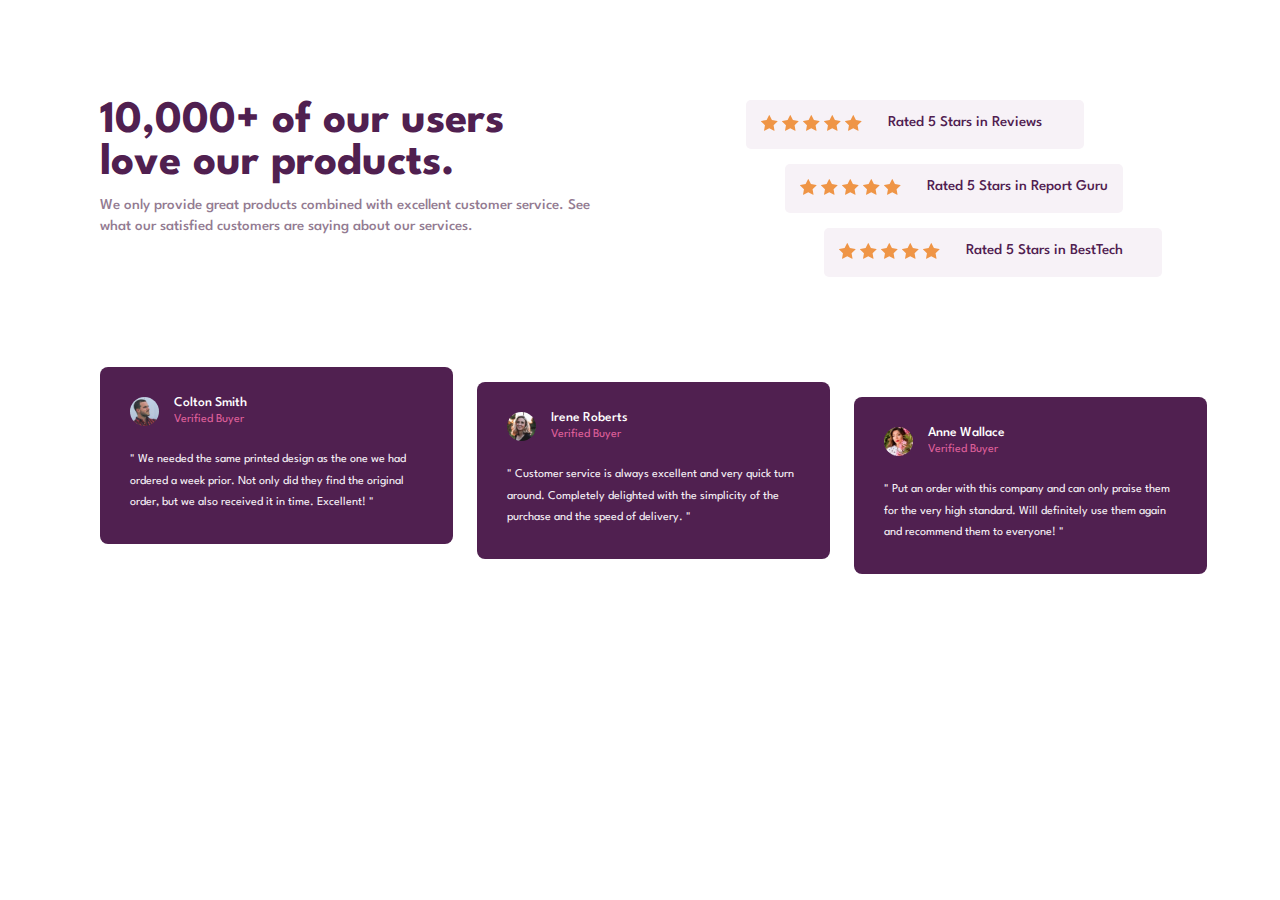
<file: index.html>
<!DOCTYPE html>
<html lang="en">
  <head>
    <meta charset="UTF-8" />
    <meta name="viewport" content="width=device-width, initial-scale=1.0" />

    <link
      rel="icon"
      type="image/png"
      sizes="32x32"
      href="./images/favicon-32x32.png"
    />
    <link rel="stylesheet" type="text/css" href="./styles.css" />
    <link rel="preconnect" href="https://fonts.gstatic.com">
    <link href="https://fonts.googleapis.com/css2?family=Spartan:wght@400;500;700&display=swap" rel="stylesheet">
    <title>Luis Polanco | Social proof section</title>

  </head>
  <body>

    <div id="main">
      
      <div id="presentation">
        <h1>10,000+ of our users love our products.</h1>
        <p>We only provide great products combined with excellent customer service.
        See what our satisfied customers are saying about our services.</p>
      </div>
  
      <div id="rating">
        <div>
          <div class="stars">
            <img src="./images/icon-star.svg" />
            <img src="./images/icon-star.svg" />
            <img src="./images/icon-star.svg" />
            <img src="./images/icon-star.svg" />
            <img src="./images/icon-star.svg" />
          </div>
          <div class="paragraph">
            Rated 5 Stars in Reviews
          </div>
        </div>
        <div id="report">
          <div class="stars">
            <img src="./images/icon-star.svg" />
            <img src="./images/icon-star.svg" />
            <img src="./images/icon-star.svg" />
            <img src="./images/icon-star.svg" />
            <img src="./images/icon-star.svg" />
          </div>
          <div class="paragraph">
            Rated 5 Stars in Report Guru
          </div>
        </div>
        <div id="best">
          <div class="stars">
            <img src="./images/icon-star.svg" />
            <img src="./images/icon-star.svg" />
            <img src="./images/icon-star.svg" />
            <img src="./images/icon-star.svg" />
            <img src="./images/icon-star.svg" />
          </div>
          <div class="paragraph">
            Rated 5 Stars in BestTech
          </div>
        </div>
      </div>

    </div>


    <div id="reviews-container">
      
      <div class="reviews" id="colton">
        <div class="description">
          <img src="./images/image-colton.jpg" />
          <p class="name">
            Colton Smith 
          </p>
          <p class="verified">
            Verified Buyer
          </p>
        </div>
        <div class="opinion">
          " We needed the same printed design as the one we had ordered a week prior.
          Not only did they find the original order, but we also received it in time.
          Excellent! "
        </div>
      </div>
      
      <div class="reviews" id="irene">
        <div class="description">
          <img src="./images/image-irene.jpg" />
          <p class="name">
            Irene Roberts  
          </p>
          <p class="verified">
            Verified Buyer
          </p>
        </div>
        <div class="opinion">
          " Customer service is always excellent and very quick turn around. Completely
          delighted with the simplicity of the purchase and the speed of delivery. "
        </div>
      </div>
      
  
      <div class="reviews" id="anne">
        <div class="description">
          <img src="./images/image-anne.jpg" />
          <p class="name">
            Anne Wallace 
          </p>
          <p class="verified">
            Verified Buyer
          </p>
        </div>
        <div class="opinion">
          " Put an order with this company and can only praise them for the very high
          standard. Will definitely use them again and recommend them to everyone! "
        </div>
      </div>
  
    </div>

  </body>
</html>
</file>
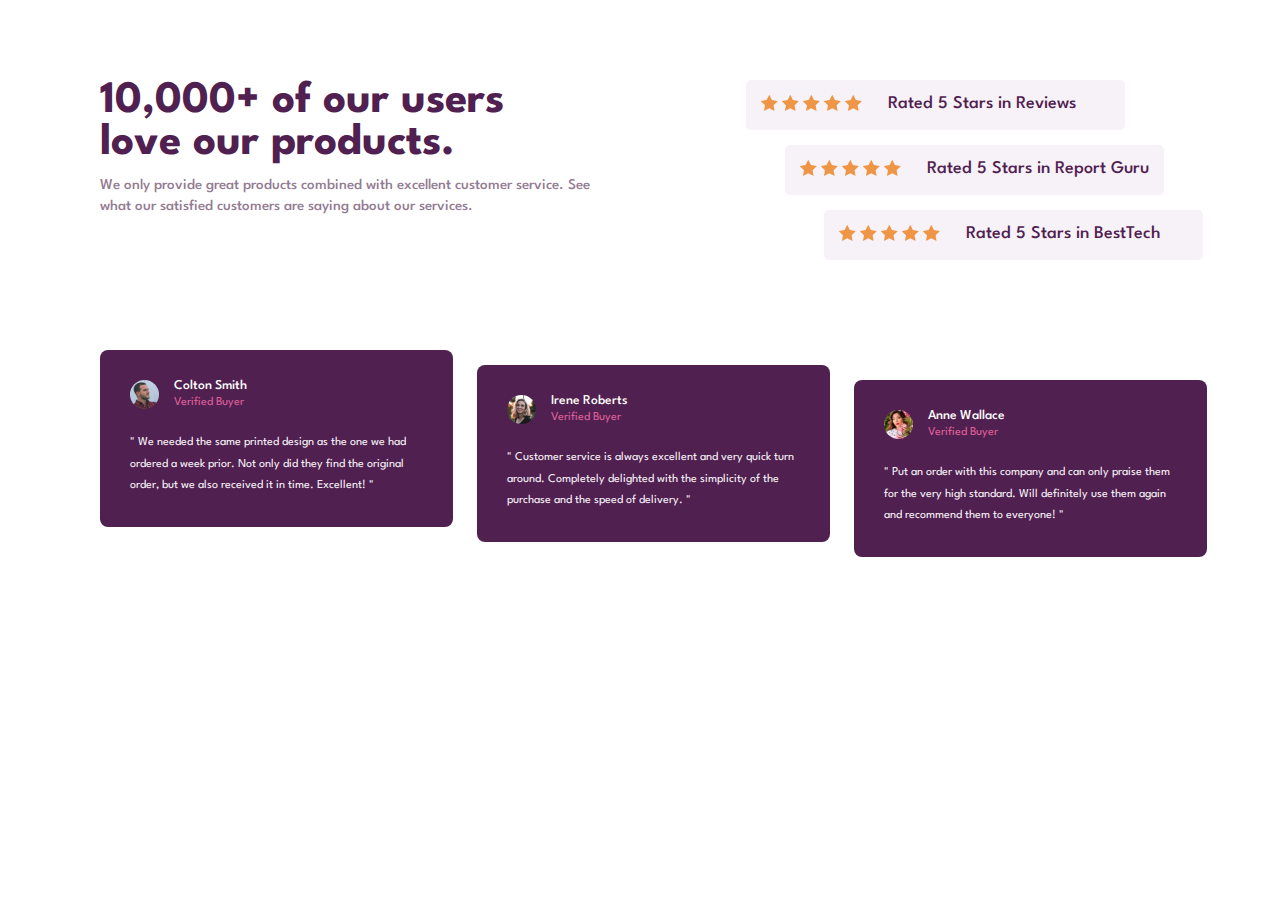
<file: docs/index.html>
<!DOCTYPE html>
<html lang="en">
  <head>
    <meta charset="UTF-8" />
    <meta name="viewport" content="width=device-width, initial-scale=1.0" />

    <link
      rel="icon"
      type="image/png"
      sizes="32x32"
      href="./images/favicon-32x32.png"
    />
    <link rel="stylesheet" type="text/css" href="./styles.css" />
    <link rel="preconnect" href="https://fonts.gstatic.com">
    <link href="https://fonts.googleapis.com/css2?family=Spartan:wght@400;500;700&display=swap" rel="stylesheet">
    <title>Luis Polanco | Social proof section</title>

  </head>
  <body>

    <div id="main">
      
      <div id="presentation">
        <h1>10,000+ of our users love our products.</h1>
        <p>We only provide great products combined with excellent customer service.
        See what our satisfied customers are saying about our services.</p>
      </div>
  
      <div id="rating">
        <div>
          <div class="stars">
            <img src="./images/icon-star.svg" alt="Star icon" />
            <img src="./images/icon-star.svg" alt="Star icon" />
            <img src="./images/icon-star.svg" alt="Star icon" />
            <img src="./images/icon-star.svg" alt="Star icon" />
            <img src="./images/icon-star.svg" alt="Star icon" />
          </div>
          <div class="paragraph">
            Rated 5 Stars in Reviews
          </div>
        </div>
        <div id="report">
          <div class="stars">
            <img src="./images/icon-star.svg" alt="Star icon" />
            <img src="./images/icon-star.svg" alt="Star icon" />
            <img src="./images/icon-star.svg" alt="Star icon" />
            <img src="./images/icon-star.svg" alt="Star icon" />
            <img src="./images/icon-star.svg" alt="Star icon" />
          </div>
          <div class="paragraph">
            Rated 5 Stars in Report Guru
          </div>
        </div>
        <div id="best">
          <div class="stars">
            <img src="./images/icon-star.svg" alt="Star icon" />
            <img src="./images/icon-star.svg" alt="Star icon" />
            <img src="./images/icon-star.svg" alt="Star icon" />
            <img src="./images/icon-star.svg" alt="Star icon" />
            <img src="./images/icon-star.svg" alt="Star icon" />
          </div>
          <div class="paragraph">
            Rated 5 Stars in BestTech
          </div>
        </div>
      </div>

    </div>


    <div id="reviews-container">
      
      <div class="reviews" id="colton">
        <div class="description">
          <img src="./images/image-colton.jpg" alt="Colton's profile picture" />
          <p class="name">
            Colton Smith 
          </p>
          <p class="verified">
            Verified Buyer
          </p>
        </div>
        <div class="opinion">
          " We needed the same printed design as the one we had ordered a week prior.
          Not only did they find the original order, but we also received it in time.
          Excellent! "
        </div>
      </div>
      
      <div class="reviews" id="irene">
        <div class="description">
          <img src="./images/image-irene.jpg" alt="Irene's profile picture" />
          <p class="name">
            Irene Roberts  
          </p>
          <p class="verified">
            Verified Buyer
          </p>
        </div>
        <div class="opinion">
          " Customer service is always excellent and very quick turn around. Completely
          delighted with the simplicity of the purchase and the speed of delivery. "
        </div>
      </div>
      
  
      <div class="reviews" id="anne">
        <div class="description">
          <img src="./images/image-anne.jpg" alt="Anne's profile picture" />
          <p class="name">
            Anne Wallace 
          </p>
          <p class="verified">
            Verified Buyer
          </p>
        </div>
        <div class="opinion">
          " Put an order with this company and can only praise them for the very high
          standard. Will definitely use them again and recommend them to everyone! "
        </div>
      </div>
  
    </div>

  </body>
</html>
</file>
<file: styles.css>
* {
  margin: 0px;
  padding: 0px;
  box-sizing: border-box;
}

html {
  font-size: 15px;
}

body {
  width: 100%;
  min-height: 100vh;
  font-family: 'Spartan', sans-serif;
  background-color: hsl(0, 0%, 100%);
  padding: 100px;
}

#main {
  display: flex;
  margin: 0px auto 6rem auto;
  width: 1240px;
}

#presentation {
  width: 40%;
}

#presentation h1 {
  color: hsl(300, 43%, 22%);
  font-size: 3rem;
  font-weight: 700;
  margin-bottom: 0.7rem;
}

#presentation p {
  font-size: 1rem;
  font-weight: 500;
  color: hsl(303, 10%, 53%);
  line-height: 1.4;
}

#rating {
  margin-left: 10rem;
}

#rating > div {
  display: flex;
  background-color: hsl(300, 24%, 96%);
  border-radius: 5px;
  padding: 1rem;
  margin-bottom: 1rem;
}

#rating > div:last-child {
  margin-bottom: 0rem;
}

#rating .paragraph {
  color: hsl(300, 43%, 22%);
  font-weight: 500;
  margin-left: 1.7rem;
}

#report {
  position: relative;
  left: 2.6rem;
}

#best {
  position: relative;
  left: 5.2rem;
}

#reviews-container {
  width: 1240px;
  display: flex;
  margin: 0px auto;
  margin-bottom: 10rem;
}

.reviews {
  background-color: hsl(300, 43%, 22%);
  padding: 2rem;
  margin-right: 1.6rem;
  width: 353px;
  border-radius: 8px;
}

.description {
  display: grid;
  grid-template-columns: 10% 50%;
  grid-template-rows: 10% 50%;
  column-gap: 1rem;
  row-gap: 0.8rem;
}

.description img {
  width: 100%;
  border-radius: 50%;
}

.name {
  color: hsl(0, 0%, 100%);
  font-weight: 500;
  font-size: 0.9rem;
  grid-column-start: 2;
  grid-row-start: 1;
}

.verified {
  color: hsl(333, 80%, 67%);
  font-size: 0.8rem;
  font-weight: 400;
  opacity: 0.9;
  grid-column-start: 2;
  grid-row-start: 2;
}

.opinion {
  color: hsl(300, 24%, 96%);
  font-weight: 400;
  font-size: 0.8rem;
  line-height: 1.8;
}

#irene {
  position: relative;
  top: 1rem;
}

#anne {
  position: relative;
  top: 2rem;
}

@media (max-width: 1000px) {
  html {
    font-size: 18px;
  }

  body {
    padding: 45px;
  }

  #main, #reviews-container {
    width: 1200px;
  }

  #main {
    margin-right: 0rem;
  }

  #presentation h1 {
    font-size: 3.2rem;
  }

  #presentation p {
    font-size: 1.2rem;
  }

  #rating {
    margin-left: 6rem;
  }

  #rating > div {
    padding: 0.7em;
  }
  
  #rating img {
    width: 12%;
  }

  #rating .paragraph {
    font-size: 1.1rem;
    margin-left: 0.2rem;
  }


  .description {
    row-gap: 1.2rem;
  }

  .reviews {
    width: 352px;
  }

  .name {
    font-size: 1rem;
  }
  
  .verified {
    font-size: 0.95rem;
  }
  
  .opinion {
    font-size: 0.85rem;
  }
  
} 

@media (max-width: 800px) {
  html {
    font-size: 24px;
  }

  #main {
    flex-flow: column;
    margin-bottom: 3rem;
    align-items: flex-start;
  }

  #presentation {
    width: 95%;
    text-align: center;
  }

  #presentation h1 {
    font-size: 4rem;
    margin-bottom: 1.3rem;
  }

  #presentation p {
    font-size: 1.5rem;
    margin-bottom: 2rem;
  }

  #rating {
    margin: 0px auto;
    width: 95%;
  }
  
  #rating > div {
    position: static;
    flex-direction: column;
    text-align: center;
    padding: 1.3rem;
  }

  #rating img {
    display: inline-block;
    width: 5%;
    margin-bottom: 0.4rem;
  }

  #rating .paragraph {
    font-size: 1.5rem;
  }

  #reviews-container {
    flex-direction: column;
    align-items: center;
  }

  .reviews {
    width: 95%;
    margin: 0px;
    position: static;
  }

  .description {
    row-gap: 1.5rem;
  }

  .name {
    font-size: 1.8rem;
  }

  .verified {
    font-size: 1.5rem;
  }

  .opinion {
    font-size: 1.5rem;
  }
}

@media (max-width: 500px) {
  html {
    font-size: 30px;
  }
}
</file>
<file: docs/styles.css>
* {
  margin: 0px;
  padding: 0px;
  box-sizing: border-box;
}

html {
  font-size: 15px;
}

body {
  width: 100%;
  min-height: 100vh;
  font-family: 'Spartan', sans-serif;
  background-color: hsl(0, 0%, 100%);
  padding: 100px;
}

#main {
  display: flex;
  margin: 0px auto 6rem auto;
  width: 1240px;
}

#presentation {
  width: 40%;
}

#presentation h1 {
  color: hsl(300, 43%, 22%);
  font-size: 3rem;
  font-weight: 700;
  margin-bottom: 0.7rem;
}

#presentation p {
  font-size: 1rem;
  font-weight: 500;
  color: hsl(303, 10%, 53%);
  line-height: 1.4;
}

#rating {
  margin-left: 10rem;
}

#rating > div {
  display: flex;
  background-color: hsl(300, 24%, 96%);
  border-radius: 5px;
  padding: 1rem;
  margin-bottom: 1rem;
}

#rating > div:last-child {
  margin-bottom: 0rem;
}

#rating .paragraph {
  color: hsl(300, 43%, 22%);
  font-weight: 500;
  margin-left: 1.7rem;
}

#report {
  position: relative;
  left: 2.6rem;
}

#best {
  position: relative;
  left: 5.2rem;
}

#reviews-container {
  width: 1240px;
  display: flex;
  margin: 0px auto;
  margin-bottom: 10rem;
}

.reviews {
  background-color: hsl(300, 43%, 22%);
  padding: 2rem;
  margin-right: 1.6rem;
  width: 353px;
  border-radius: 8px;
}

.description {
  display: grid;
  grid-template-columns: 10% 50%;
  grid-template-rows: 10% 50%;
  column-gap: 1rem;
  row-gap: 0.8rem;
}

.description img {
  width: 100%;
  border-radius: 50%;
}

.name {
  color: hsl(0, 0%, 100%);
  font-weight: 500;
  font-size: 0.9rem;
  grid-column-start: 2;
  grid-row-start: 1;
}

.verified {
  color: hsl(333, 80%, 67%);
  font-size: 0.8rem;
  font-weight: 400;
  opacity: 0.9;
  grid-column-start: 2;
  grid-row-start: 2;
}

.opinion {
  color: hsl(300, 24%, 96%);
  font-weight: 400;
  font-size: 0.8rem;
  line-height: 1.8;
}

#irene {
  position: relative;
  top: 1rem;
}

#anne {
  position: relative;
  top: 2rem;
}

@media (max-width:1350px) {
  body {
    padding-top: 80px;
    font-size: 18px;
    overflow-y: hidden;
  }
}

@media (max-width: 1000px) {
  html {
    font-size: 19px;
  }
  
  body {
    padding: 45px;
    overflow-x: hidden;
    overflow-y: auto;
  }
  
  #main, #reviews-container {
    width: 1200px;
  }
  
  #main {
    margin-right: 0rem;
  }
  
  #presentation h1 {
    font-size: 3.2rem;
  }

  #presentation p {
    font-size: 1.2rem;
  }

  #rating {
    margin-left: 6rem;
  }

  #rating > div {
    padding: 0.7em;
  }
  
  #rating img {
    width: 12%;
  }

  #rating .paragraph {
    font-size: 1.1rem;
    margin-left: 0.2rem;
  }


  .description {
    row-gap: 1.2rem;
  }

  .reviews {
    width: 352px;
  }

  .name {
    font-size: 1rem;
  }
  
  .verified {
    font-size: 0.95rem;
  }
  
  .opinion {
    font-size: 0.85rem;
  }
  
} 

@media (max-width: 800px) {
  html {
    font-size: 30px;
  }

  body {
    padding: 15px;
    margin: 0px;
  }

  #main {
    width: 100%;
    flex-flow: column;
    margin: 0px auto;
    margin-bottom: 1.1rem;
  }

  #presentation {
    width: 95%;
    text-align: center;
  }

  #presentation h1 {
    font-size: 1.3rem;
    margin-bottom: 0.8rem;
  }

  #presentation p {
    font-size: 0.60rem;
    margin-bottom: 0.8rem;
  }

  #rating {
    margin: 0px auto;
    width: 95%;
  }
  
  #rating > div {
    position: static;
    flex-direction: column;
    text-align: center;
    margin: 0px auto;
    margin-bottom: 0.4rem;
    padding: 0.5rem;
  }

  #rating img {
    display: inline-block;
    width: 5%;
    margin-bottom: 0.4rem;
  }

  #rating .paragraph {
    font-size: 0.55rem;
  }

  #reviews-container {
    flex-direction: column;
    align-items: center;
    width: 95%;
    margin: 0px auto;
    margin-bottom: 0.5rem;
  }

  .reviews {
    position: static !important;
    padding: 1rem;
    width: 100%;
    margin: 0px auto;
    margin-bottom: 10px;
  }

  .description {
    row-gap: 0.62rem;
    column-gap: 0.6rem;
  }

  .name {
    font-size: 0.51rem;
  }

  .verified {
    font-size: 0.45rem;
  }

  .opinion {
    font-size: 0.43rem;
  }
}
</file>
